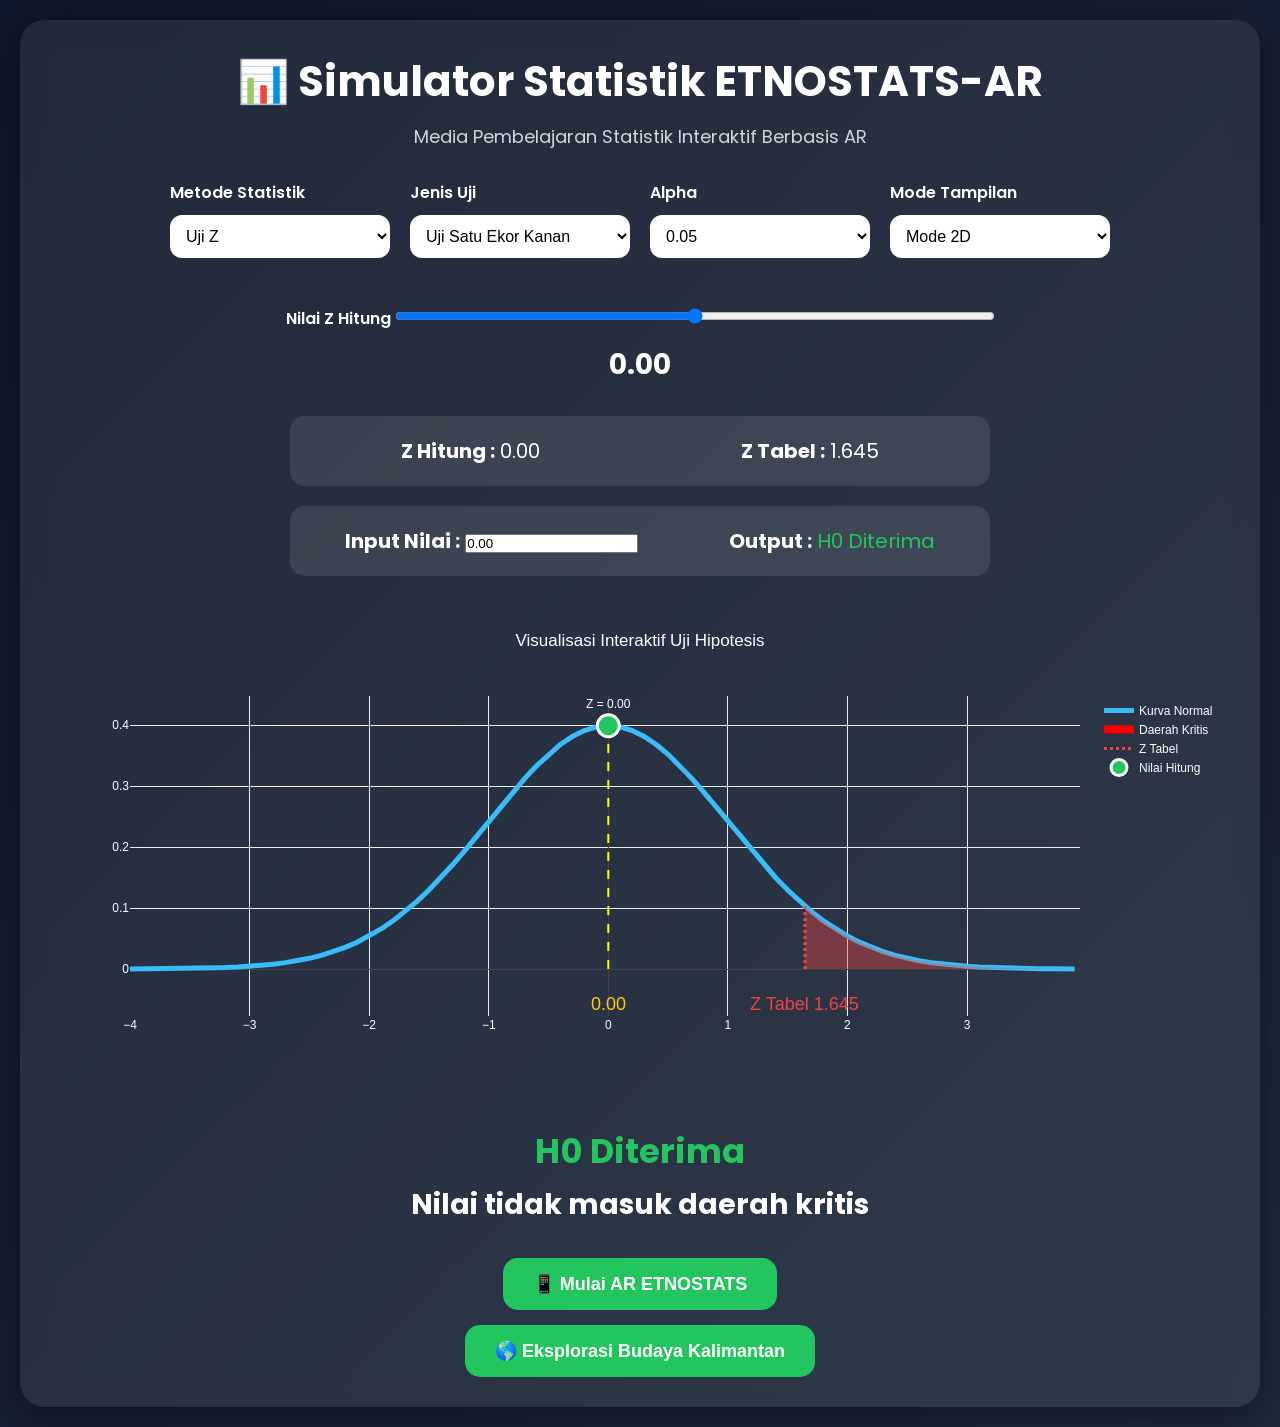
<file: index.html>
<!DOCTYPE html>
<html lang="en">
<head>

<meta charset="UTF-8">
<meta name="viewport" content="width=device-width, initial-scale=1.0">

<title>ETNOSTATS-AR | Simulator Statistik</title>

<script src="https://cdn.plot.ly/plotly-latest.min.js"></script>

<link rel="preconnect" href="https://fonts.googleapis.com">

<link href="https://fonts.googleapis.com/css2?family=Poppins:wght@300;400;600;700&display=swap" rel="stylesheet">

<link rel="stylesheet" href="style.css">

</head>

<body>

<div class="container">

<div class="card">

<h1>📊 Simulator Statistik ETNOSTATS-AR</h1>

<p class="subtitle">
Media Pembelajaran Statistik Interaktif Berbasis AR
</p>

<div class="controls">

<div class="control-box">

<label>Metode Statistik</label>

<select id="methodType">

<option value="z">
Uji Z
</option>

<option value="f">
Uji F
</option>

<option value="corr">
Korelasi
</option>

<option value="reg">
Regresi
</option>

<option value="t">Uji t</option>
</select>

</div>

<div class="control-box">

<label>Jenis Uji</label>

<select id="testType">

<option value="right">
Uji Satu Ekor Kanan
</option>

<option value="left">
Uji Satu Ekor Kiri
</option>

<option value="two">
Uji Dua Ekor
</option>

</select>

</div>

<div class="control-box">

<label>Alpha</label>

<select id="alphaSelect">

<option value="1.645">
0.05
</option>

<option value="2.326">
0.01
</option>

</select>

</div>

<div class="control-box">

<label>Mode Tampilan</label>

<select id="viewMode">

<option value="2d">
Mode 2D
</option>

<option value="3d">
Mode 3D
</option>

</select>

</div>

</div>

<div class="slider-area">

<label id="sliderLabel">

Nilai Z Hitung

</label>

<input
type="range"
id="zSlider"
min="-4"
max="4"
step="0.05"
value="0"
>

<span id="zValue">0</span>

</div>

<div class="info-box">

<p>

<strong id="hitungLabel">

Z Hitung :

</strong>

<span id="zDisplay">0</span>

</p>

<p>

<strong id="tabelLabel">

Z Tabel :

</strong>

<span id="zTable">1.645</span>

</p>

</div>

<div class="info-box">

<p>

<strong>Input Nilai :</strong>

<input
type="number"
id="manualInput"
step="0.05"
value="0"
>

</p>

<p>

<strong>Output :</strong>

<span id="decisionOutput">

Menunggu Input

</span>

</p>

</div>

<div id="chart"></div>

<h2 id="result"></h2>

<div style="text-align:center; margin-top:30px;">

<a href="ar.html">

<button class="culture-btn"
style="margin-bottom:15px;">

📱 Mulai AR ETNOSTATS

</button>

</a>

<br>

<a href="budaya.html">

<button class="culture-btn">

🌎 Eksplorasi Budaya Kalimantan

</button>

</a>

</div>

</div>

</div>

</div>

<script src="script.js"></script>

</body>
</html>
</file>
<file: style.css>
*{
  margin:0;
  padding:0;
  box-sizing:border-box;
}

body{
  font-family:'Poppins', sans-serif;
  background:linear-gradient(135deg,#0f172a,#1e293b);
  min-height:100vh;
  color:white;
  padding:20px;
}

/* CONTAINER */

.container{
  width:100%;
  display:flex;
  justify-content:center;
  align-items:center;
}

/* CARD */

.card{
  width:100%;
  max-width:1400px;
  background:rgba(255,255,255,0.08);
  backdrop-filter:blur(12px);
  border-radius:25px;
  padding:30px;
  box-shadow:0 10px 40px rgba(0,0,0,0.4);

  animation:fadeIn 1s ease;
}

/* TITLE */

h1{
  text-align:center;
  font-size:42px;
  margin-bottom:10px;
}

.subtitle{
  text-align:center;
  opacity:0.8;
  margin-bottom:30px;
  font-size:18px;
}

/* CONTROLS */

.controls{
  display:flex;
  gap:20px;
  flex-wrap:wrap;
  justify-content:center;
  margin-bottom:30px;
}

.control-box{
  min-width:220px;
  display:flex;
  flex-direction:column;
  gap:10px;
}

label{
  font-weight:600;
  font-size:16px;
}

select{
  padding:12px;
  border:none;
  border-radius:12px;
  font-size:16px;
  background:white;
}

/* SLIDER */

.slider-area{
  text-align:center;
  margin-bottom:30px;
}

input[type=range]{
  width:100%;
  max-width:600px;
  margin:20px 0;
}

#zValue{
  display:block;
  font-size:28px;
  font-weight:bold;
}

/* INFO */

.info-box{
  background:rgba(255,255,255,0.1);
  padding:20px;
  border-radius:15px;
  margin:20px auto;
  width:100%;
  max-width:700px;

  display:flex;
  justify-content:space-around;
  flex-wrap:wrap;
  gap:20px;
}

.info-box p{
  font-size:20px;
}

/* CHART */

#chart{
  width:100%;
  height:40vh;
  min-height:500px;
  max-height:750px;

  border-radius:20px;
  overflow:hidden;

  margin-top:20px;
}

/* RESULT */

#result{
  text-align:center;
  margin-top:30px;
  font-size:34px;
}

/* ANIMATION */

@keyframes fadeIn{

  from{
    opacity:0;
    transform:translateY(20px);
  }

  to{
    opacity:1;
    transform:translateY(0); 
  }

}

/* RESPONSIVE */

@media(max-width:768px){

  h1{
    font-size:30px;
  }

  .controls{
    flex-direction:column;
    align-items:center;
  }

  .control-box{
    width:100%;
  }

  #chart{
    height:500px;
  }

}
.culture-btn{

  padding:15px 30px;

  border:none;

  border-radius:15px;

  background:#22c55e;

  color:white;

  font-size:18px;

  font-weight:bold;

  cursor:pointer;

  transition:0.3s;

}

.culture-btn:hover{

  transform:scale(1.05);

  background:#16a34a;

} 
/* =========================
   SLIDER BUDAYA
========================= */

.slider-container{

  position:relative;

  width:100%;

  height:100vh;

  overflow:hidden;

}

.slide{

  position:absolute;

  width:100%;

  height:100vh;

  opacity:0;

  transition:opacity 1.5s ease;

}

.slide.active{

  opacity:1;

  z-index:1;

}

.slide img{

  width:100%;

  height:100%;

  object-fit:cover;

  animation:zoomEffect 8s ease-in-out infinite;

}

.overlay{

  position:absolute;

  top:0;

  left:0;

  width:100%;

  height:100%;

  background:rgba(0,0,0,0.45);

  display:flex;

  flex-direction:column;

  justify-content:center;

  align-items:center;

  text-align:center;

  padding:20px;

  color:white;

}

.overlay h1{

  font-size:60px;

  margin-bottom:20px;

  animation:fadeUp 1s ease;

}

.overlay p{

  max-width:800px;

  font-size:22px;

  line-height:1.8;

  animation:fadeUp 1.5s ease;

}

.back-button{

  position:absolute;

  bottom:40px;

  width:100%;

  display:flex;

  justify-content:center;

  z-index:99;

}

/* ANIMATION */

@keyframes zoomEffect{

  0%{
    transform:scale(1);
  }

  100%{
    transform:scale(1.1);
  }

}

@keyframes fadeUp{

  from{
    opacity:0;
    transform:translateY(30px);
  }

  to{
    opacity:1;
    transform:translateY(0);
  }

}

/* RESPONSIVE */

@media(max-width:768px){

  .overlay h1{
    font-size:36px;
  }

  .overlay p{
    font-size:18px;
  }

}
/* =========================
   BUDAYA DASHBOARD
========================= */

.culture-container{

  width:90%;

  max-width:1300px;

  margin:auto;

  padding:40px 20px;

  text-align:center;

}

.culture-title{

  font-size:50px;

  margin-bottom:30px;

  color:white;

}

.search-box{

  width:100%;

  max-width:500px;

  padding:15px;

  border:none;

  border-radius:15px;

  font-size:18px;

  margin-bottom:40px;

  outline:none;

}

.culture-grid{

  display:grid;

  grid-template-columns:repeat(auto-fit,minmax(250px,1fr));

  gap:30px;

}

.culture-card{

  background:#111827;

  border-radius:20px;

  overflow:hidden;

  cursor:pointer;

  transition:0.4s;

  box-shadow:0 10px 30px rgba(0,0,0,0.4);

}

.culture-card:hover{

  transform:translateY(-10px) scale(1.03);

}

.culture-card img{

  width:100%;

  height:250px;

  object-fit:cover;

}

.culture-card h2{

  padding:20px;

  color:white;

}

/* =========================
   POPUP
========================= */

.popup{

  position:fixed;

  top:0;

  left:0;

  width:100%;

  height:100vh;

  background:rgba(0,0,0,0.95);

  display:none;

  flex-direction:column;

  justify-content:center;

  align-items:center;

  padding:30px;

  z-index:999;

  text-align:center;

}

.popup img{

  width:90%;

  max-width:700px;

  border-radius:20px;

  margin-bottom:30px;

}

.popup h1{

  color:white;

  font-size:45px;

  margin-bottom:20px;

}

.popup p{

  color:#d1d5db;

  max-width:900px;

  line-height:1.8;

  font-size:20px;

}

.close-btn{

  position:absolute;

  top:30px;

  right:40px;

  font-size:40px;

  color:white;

  cursor:pointer;

}

/* RESPONSIVE */

@media(max-width:768px){

  .culture-title{

    font-size:35px;

  }

  .popup h1{

    font-size:28px;

  }

  .popup p{

    font-size:16px;

  }

}
</file>
